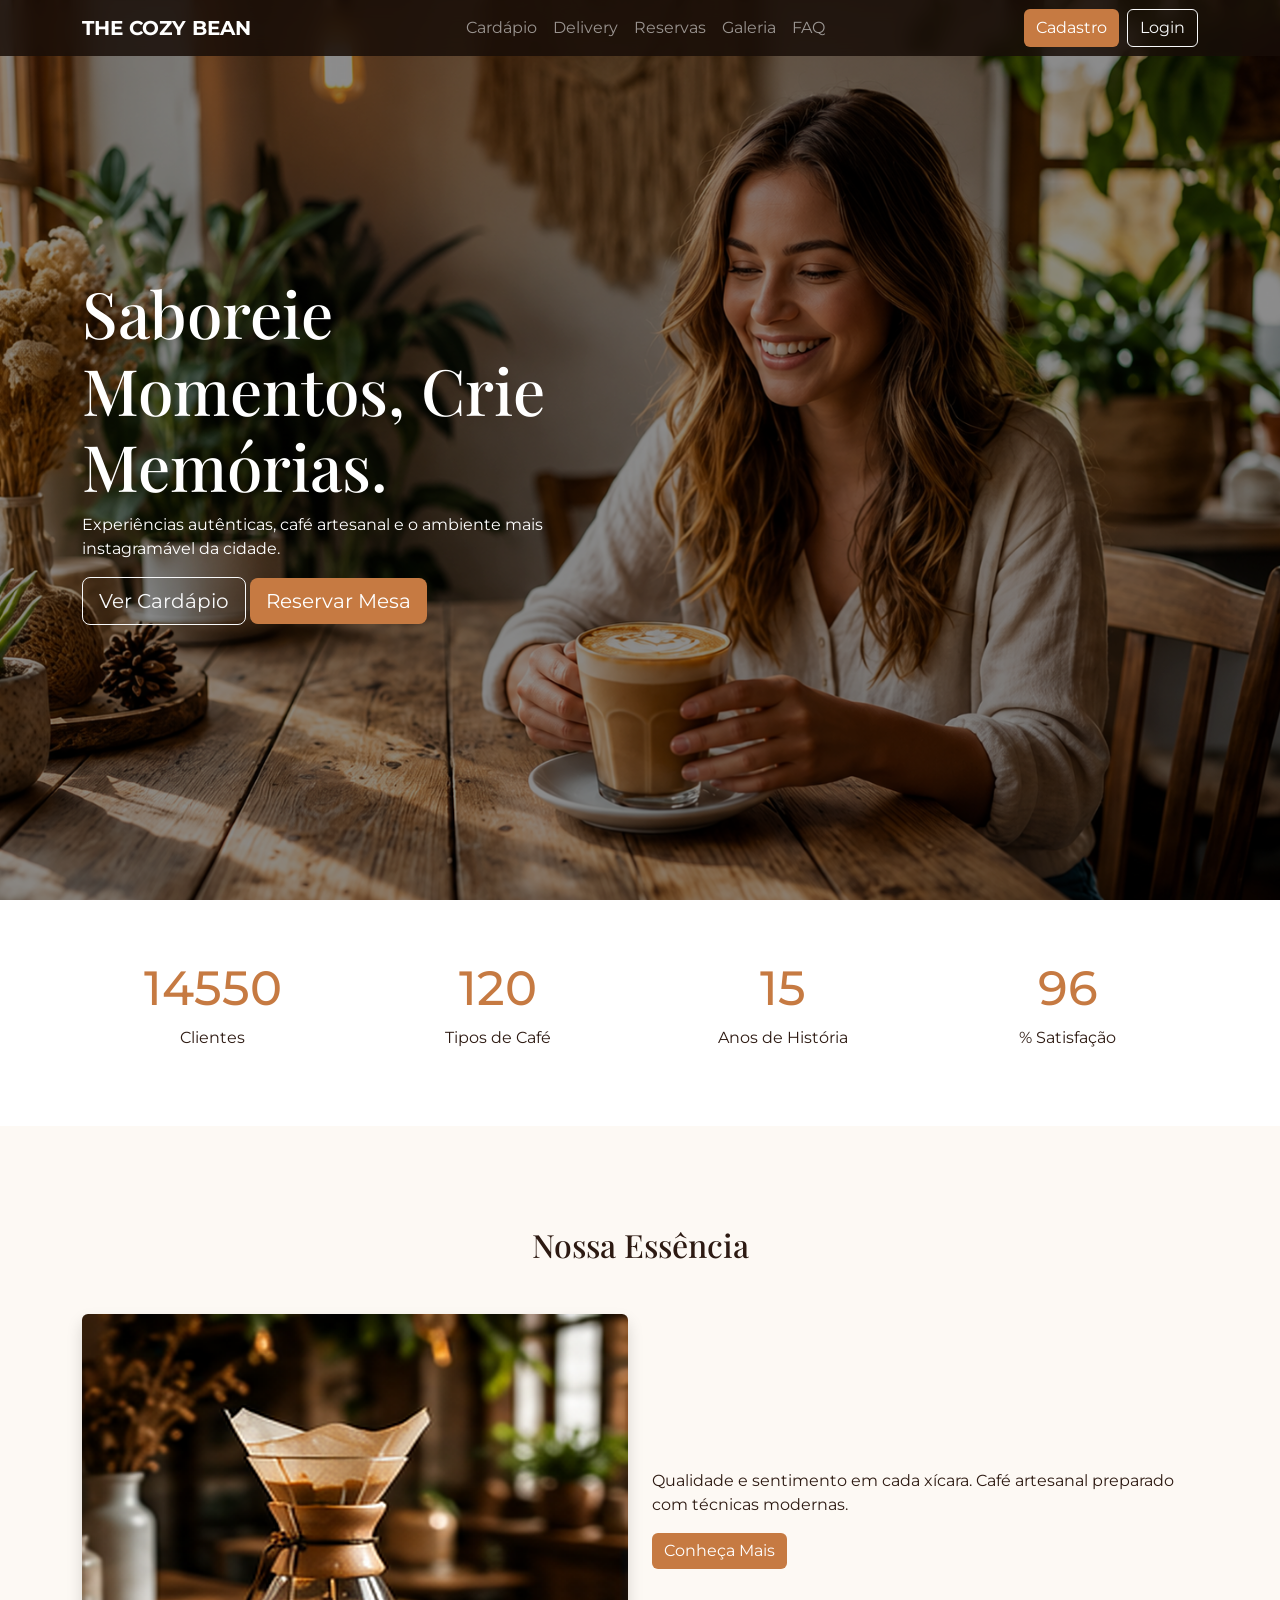
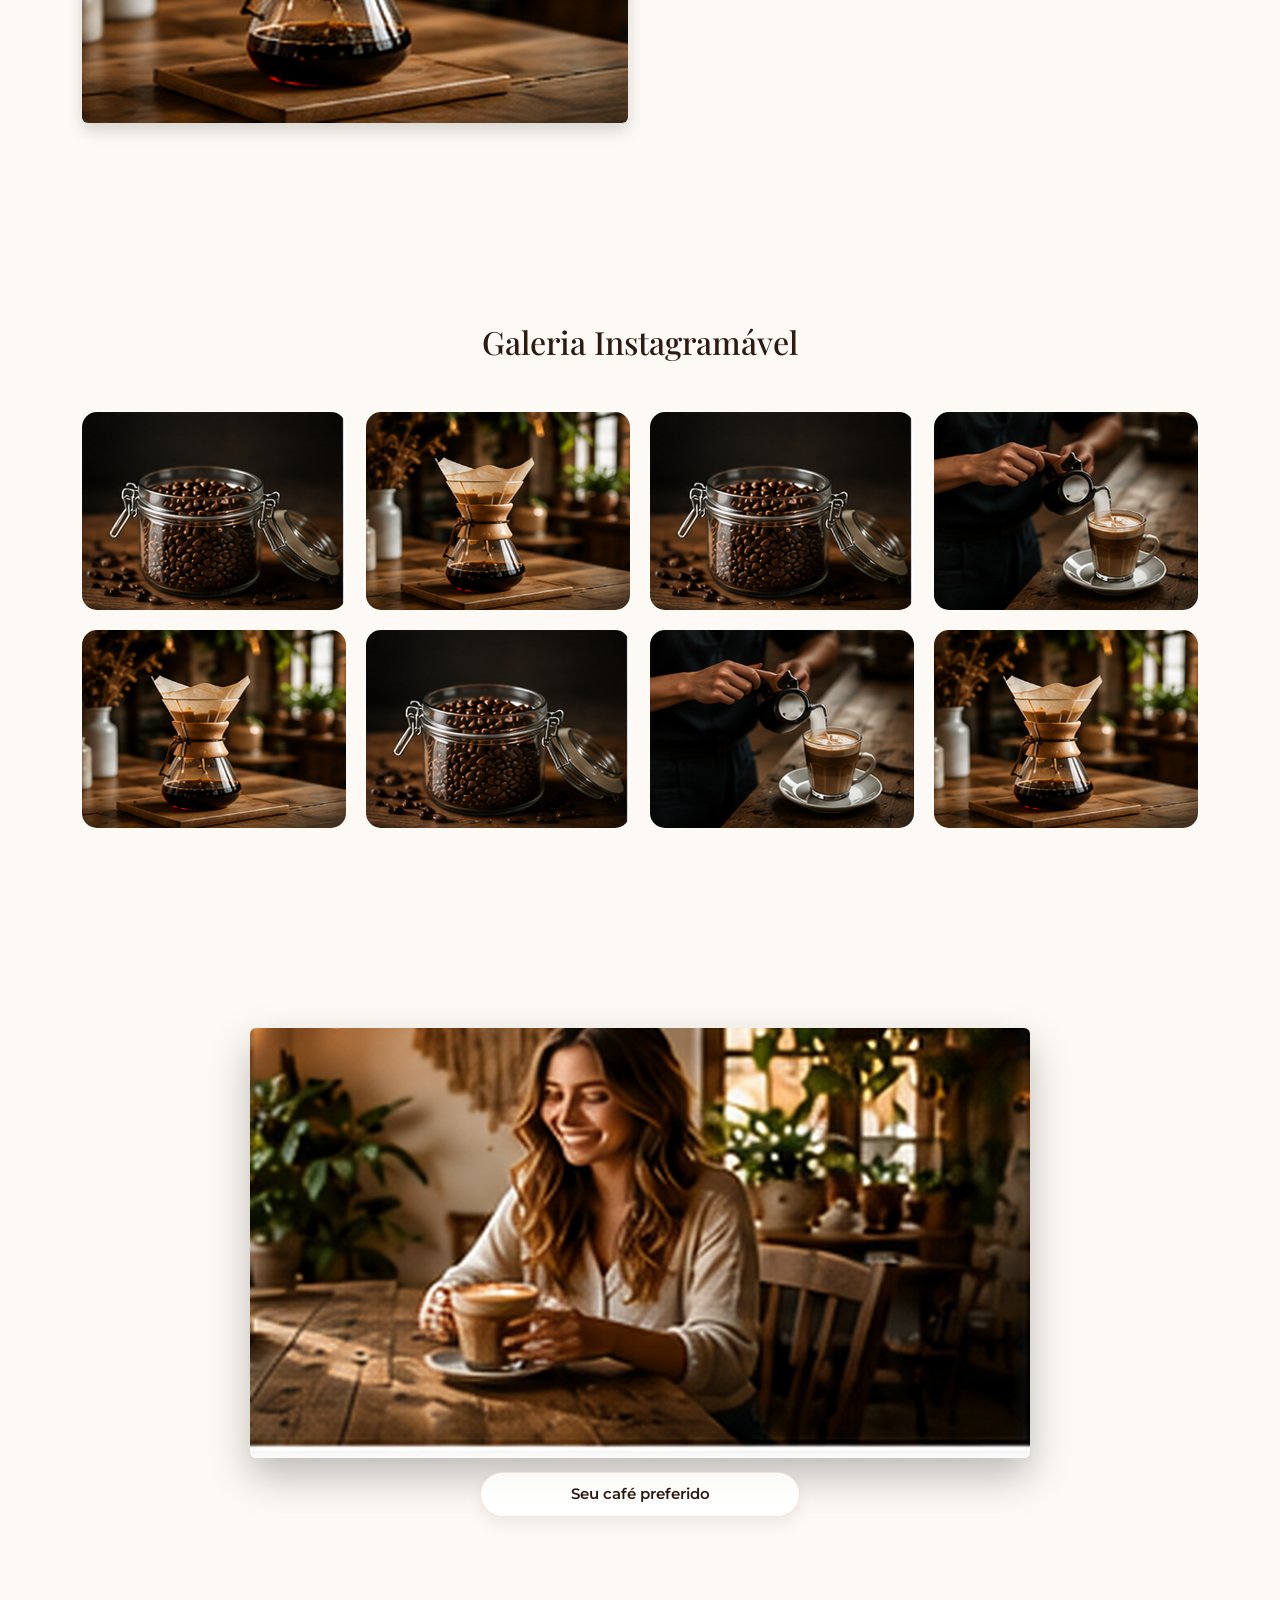
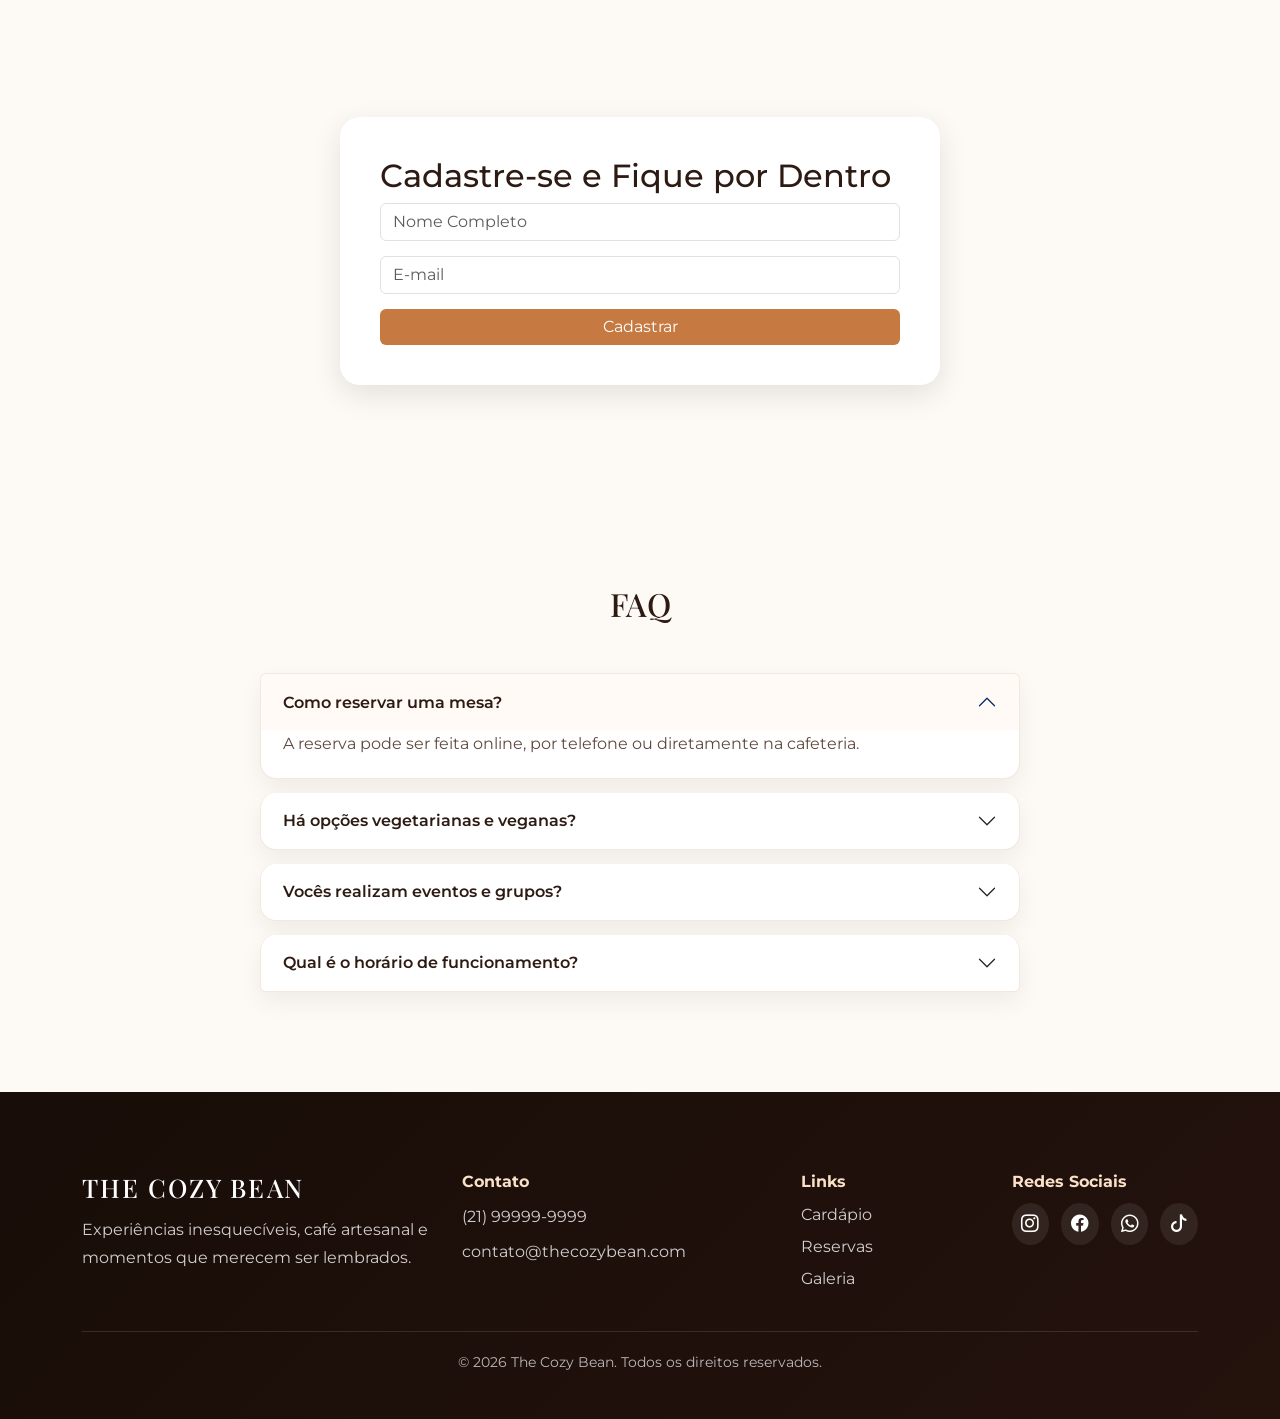
<file: Assets/index.html>
<!DOCTYPE html>
<html lang="pt-BR" xmlns:mso="urn:schemas-microsoft-com:office:office" xmlns:msdt="uuid:C2F41010-65B3-11d1-A29F-00AA00C14882">

<head>
    <meta charset="UTF-8">
    <meta name="viewport" content="width=device-width, initial-scale=1.0">

    <title>The Cozy Bean | Cafeteria Moderna</title>

    <!-- Bootstrap -->
    <link href="https://cdn.jsdelivr.net/npm/bootstrap@5.3.8/dist/css/bootstrap.min.css" rel="stylesheet">

    <!-- Bootstrap Icons -->
    <link href="https://cdn.jsdelivr.net/npm/bootstrap-icons@1.11.3/font/bootstrap-icons.css" rel="stylesheet">

    <!-- Google Fonts -->
    <link
        href="https://fonts.googleapis.com/css2?family=Playfair+Display:wght@700&family=Montserrat:wght@300;400;500;600;700&display=swap"
        rel="stylesheet">

    <link rel="stylesheet" href="css/style.css">

<!--[if gte mso 9]><xml>
<mso:CustomDocumentProperties>
<mso:_ApprovalStatus msdt:dt="string">0</mso:_ApprovalStatus>
<mso:_ApprovalAssignedTo msdt:dt="string"></mso:_ApprovalAssignedTo>
<mso:_ApprovalRespondedBy msdt:dt="string"></mso:_ApprovalRespondedBy>
</mso:CustomDocumentProperties>
</xml><![endif]-->
</head>

<body>

    <!-- ===================================
         NAVBAR
    ==================================== -->

    <nav class="navbar navbar-expand-lg navbar-dark fixed-top custom-navbar">

        <div class="container">

            <a class="navbar-brand logo" href="#">
                THE COZY BEAN
            </a>

            <button class="navbar-toggler" type="button" data-bs-toggle="collapse" data-bs-target="#menu">

                <span class="navbar-toggler-icon"></span>

            </button>

            <div class="collapse navbar-collapse" id="menu">

                <ul class="navbar-nav mx-auto">

                    <li class="nav-item">
                        <a href="#cardapio" class="nav-link">Cardápio</a>
                    </li>

                    <li class="nav-item">
                        <a href="#delivery" class="nav-link">Delivery</a>
                    </li>

                    <li class="nav-item">
                        <a href="#reservas" class="nav-link">Reservas</a>
                    </li>

                    <li class="nav-item">
                        <a href="#galeria" class="nav-link">Galeria</a>
                    </li>

                    <li class="nav-item">
                        <a href="#faq" class="nav-link">FAQ</a>
                    </li>

                </ul>

                <div class="d-flex gap-2">

                    <button class="btn btn-caramel">
                        Cadastro
                    </button>

                    <button class="btn btn-outline-light">
                        Login
                    </button>

                </div>

            </div>

        </div>

    </nav>

    <!-- ===================================
         HERO SECTION
    ==================================== -->

    <header class="hero-section">

        <div class="overlay"></div>

        <div class="container hero-content">

            <div class="row">

                <div class="col-lg-6">

                    <h1>
                        Saboreie Momentos,
                        Crie Memórias.
                    </h1>

                    <p>
                        Experiências autênticas, café artesanal e o ambiente mais instagramável da cidade.
                    </p>

                    <div class="hero-buttons">

                        <a href="#" class="btn btn-outline-light btn-lg">
                            Ver Cardápio
                        </a>

                        <a href="#" class="btn btn-caramel btn-lg">
                            Reservar Mesa
                        </a>

                    </div>

                </div>

            </div>

        </div>

    </header>

    <!-- ===================================
         CONTADORES
    ==================================== -->

    <section class="stats">

        <div class="container">

            <div class="row text-center">

                <div class="col-md-3">
                    <h2 class="counter" data-target="15000">0</h2>
                    <p>Clientes</p>
                </div>

                <div class="col-md-3">
                    <h2 class="counter" data-target="120">0</h2>
                    <p>Tipos de Café</p>
                </div>

                <div class="col-md-3">
                    <h2 class="counter" data-target="15">0</h2>
                    <p>Anos de História</p>
                </div>

                <div class="col-md-3">
                    <h2 class="counter" data-target="98">0</h2>
                    <p>% Satisfação</p>
                </div>

            </div>

        </div>

    </section>

    <!-- ===================================
         NOSSA ESSÊNCIA
    ==================================== -->

    <section class="essencia section-padding">

        <div class="container">

            <h2 class="section-title">
                Nossa Essência
            </h2>

            <div class="row align-items-center">

                <div class="col-lg-6">

                    <img src="img/galeria2.png" class="img-fluid rounded shadow">

                </div>

                <div class="col-lg-6">

                    <p>
                        Qualidade e sentimento em cada xícara.
                        Café artesanal preparado com técnicas modernas.
                    </p>

                    <button class="btn btn-caramel">
                        Conheça Mais
                    </button>

                </div>

            </div>

        </div>

    </section>

    <!-- ===================================
         GALERIA
    ==================================== -->

    <section id="galeria" class="gallery section-padding">

        <div class="container">

            <h2 class="section-title">
                Galeria Instagramável
            </h2>

            <div class="gallery-grid">

                <img src="img/galeria3.png">
                <img src="img/galeria2.png">
                <img src="img/galeria3.png">
                <img src="img/galeria4.png">
                <img src="img/galeria2.png">
                <img src="img/galeria3.png">
                <img src="img/galeria4.png">
                <img src="img/galeria2.png">

            </div>

        </div>

    </section>
    <!-- ===================================
         CARROSSEL
    ==================================== -->

    <section class="container section-padding">

        <div id="carouselCafe" class="carousel slide" data-bs-ride="carousel">

            <div class="carousel-inner">

                <div class="carousel-item active">
                    <img src="img/galeria5.png" class="d-block w-100 rounded mx-auto">
                    <p>Seu café preferido</p>
                </div>

                <div class="carousel-item">
                    <img src="img/galeria2.png" class="d-block w-100 rounded mx-auto">
                    <p>Qualidade e sabor</p>
                </div>

                <div class="carousel-item">
                    <img src="img/galeria3.png" class="d-block w-100 rounded mx-auto">
                    <p>Experiência única</p>
                </div>

            </div>

        </div>

    </section>



    <!-- ===================================
         FORMULÁRIO
    ==================================== -->

    <section class="cadastro section-padding">

        <div class="container">

            <div class="form-box">

                <h2>
                    Cadastre-se e Fique por Dentro
                </h2>

                <form>

                    <input type="text" class="form-control" placeholder="Nome Completo">

                    <input type="email" class="form-control" placeholder="E-mail">

                    <button class="btn btn-caramel w-100">
                        Cadastrar
                    </button>

                </form>

            </div>

        </div>

    </section>

    <!-- ===================================
         FAQ
    ==================================== -->

    <section id="faq" class="section-padding">

        <div class="container">

            <h2 class="section-title">
                FAQ
            </h2>

            <div class="accordion" id="faqAccordion">

                <div class="accordion-item">

                    <h2 class="accordion-header">

                        <button class="accordion-button" type="button" data-bs-toggle="collapse" data-bs-target="#faq1"
                            aria-expanded="true">

                            Como reservar uma mesa?

                        </button>

                    </h2>

                    <div id="faq1" class="accordion-collapse collapse show" data-bs-parent="#faqAccordion">

                        <div class="accordion-body">

                            A reserva pode ser feita online, por telefone ou diretamente na cafeteria.

                        </div>

                    </div>

                </div>

                <div class="accordion-item">

                    <h2 class="accordion-header">

                        <button class="accordion-button collapsed" type="button" data-bs-toggle="collapse"
                            data-bs-target="#faq2" aria-expanded="false">

                            Há opções vegetarianas e veganas?

                        </button>

                    </h2>

                    <div id="faq2" class="accordion-collapse collapse" data-bs-parent="#faqAccordion">

                        <div class="accordion-body">

                            Sim! Temos opções especiais para quem prefere uma alimentação mais leve e sustentável.

                        </div>

                    </div>

                </div>

                <div class="accordion-item">

                    <h2 class="accordion-header">

                        <button class="accordion-button collapsed" type="button" data-bs-toggle="collapse"
                            data-bs-target="#faq3" aria-expanded="false">

                            Vocês realizam eventos e grupos?

                        </button>

                    </h2>

                    <div id="faq3" class="accordion-collapse collapse" data-bs-parent="#faqAccordion">

                        <div class="accordion-body">

                            Sim, recebemos eventos, encontros e grupos pequenos com antecedência.

                        </div>

                    </div>

                </div>

                <div class="accordion-item">

                    <h2 class="accordion-header">

                        <button class="accordion-button collapsed" type="button" data-bs-toggle="collapse"
                            data-bs-target="#faq4" aria-expanded="false">

                            Qual é o horário de funcionamento?

                        </button>

                    </h2>

                    <div id="faq4" class="accordion-collapse collapse" data-bs-parent="#faqAccordion">

                        <div class="accordion-body">

                            Estamos abertos todos os dias, das 7h às 22h, com atendimento especial aos finais de semana.

                        </div>

                    </div>

                </div>

            </div>

        </div>

    </section>

    <!-- ===================================
         FOOTER
    ==================================== -->

    <footer class="footer">

        <div class="container">

            <div class="row g-4 align-items-start">

                <div class="col-lg-4 col-md-6 col-12">

                    <h3 class="footer-brand">THE COZY BEAN</h3>
                    <p class="footer-text">Experiências inesquecíveis, café artesanal e momentos que merecem ser
                        lembrados.</p>

                </div>

                <div class="col-lg-3 col-md-6 col-12">

                    <h5 class="footer-title">Contato</h5>
                    <p class="footer-text mb-2">(21) 99999-9999</p>
                    <p class="footer-text">contato@thecozybean.com</p>

                </div>

                <div class="col-lg-3 col-md-6 col-12">

                    <h5 class="footer-title">Links</h5>
                    <ul class="footer-links">
                        <li><a href="#cardapio">Cardápio</a></li>
                        <li><a href="#reservas">Reservas</a></li>
                        <li><a href="#galeria">Galeria</a></li>
                    </ul>

                </div>

                <div class="col-lg-3 col-md-6 col-12">

                    <h5 class="footer-title">Redes Sociais</h5>
                    <div class="social">

                        <a href="#" aria-label="Instagram"><i class="bi bi-instagram"></i></a>
                        <a href="#" aria-label="Facebook"><i class="bi bi-facebook"></i></a>
                        <a href="#" aria-label="WhatsApp"><i class="bi bi-whatsapp"></i></a>
                        <a href="#" aria-label="TikTok"><i class="bi bi-tiktok"></i></a>

                    </div>

                </div>

            </div>

            <div class="footer-bottom">
                <p>© 2026 The Cozy Bean. Todos os direitos reservados.</p>
            </div>

        </div>

    </footer>

    <script src="https://cdn.jsdelivr.net/npm/bootstrap@5.3.8/dist/js/bootstrap.bundle.min.js"></script>

    <script src="js/script.js"></script>

</body>

</html>
</file>
<file: Assets/css/style.css>
:root {
    --caramel: #C67A42;
    --dark: #2D1A12;
    --cream: #FDF9F4;
    --beige: #F2E3D5;
    --footer: #180D08;
}

body {
    font-family: 'Montserrat', sans-serif;
    background: var(--cream);
    color: var(--dark);
}

.section-padding {
    padding: 100px 0;
}

.logo {
    font-weight: 700;
}

.custom-navbar {
    background: rgba(24, 13, 8, .85);
    backdrop-filter: blur(10px);
}

.hero-section {
    height: 100vh;
    background: url('../img/hero.png') center center/cover;
    position: relative;
    display: flex;
    align-items: center;
}

.overlay {
    position: absolute;
    inset: 0;
    background: rgba(0, 0, 0, .45);
}

.hero-content {
    position: relative;
    z-index: 2;
}

.hero-content h1 {
    font-family: 'Playfair Display', serif;
    color: #fff;
    font-size: 4rem;
}

.hero-content p {
    color: #fff;
}

.btn-caramel {
    background: var(--caramel);
    color: #fff;
    border: none;
}

.btn-caramel:hover {
    background: #a65f2f;
    transform: translateY(-3px);
}

.stats {
    background: #fff;
    padding: 60px 0;
}

.counter {
    color: var(--caramel);
    font-size: 3rem;
}

.section-title {
    text-align: center;
    font-family: 'Playfair Display', serif;
    margin-bottom: 50px;
}

.gallery-grid {
    display: grid;
    grid-template-columns: repeat(auto-fit, minmax(250px, 1fr));
    gap: 20px;
}

.gallery-grid img {
    width: 100%;
    border-radius: 15px;
    transition: .4s;
}

.gallery-grid img:hover {
    transform: scale(1.05);
}

#carouselCafe {
    max-width: 780px;
    margin: 0 auto;
    perspective: 1200px;
}

#carouselCafe .carousel-inner {
    overflow: visible;
}

#carouselCafe .carousel-item {
    transition: transform 0.8s ease, opacity 0.8s ease, filter 0.8s ease;
    transform-style: preserve-3d;
}

#carouselCafe .carousel-item img {
    display: block;
    margin: 0 auto;
    width: 100%;
    max-height: 430px;
    object-fit: cover;
    border-radius: 18px;
    box-shadow: 0 18px 40px rgba(0, 0, 0, 0.25);
}

#carouselCafe .carousel-item:not(.active) {
    opacity: 0.45;
    filter: blur(1px) brightness(0.75);
    transform: scale(0.85) rotateY(25deg);
}

#carouselCafe .carousel-item.active {
    opacity: 1;
    filter: brightness(1);
    transform: scale(1) rotateY(0deg);
    z-index: 2;
}

#carouselCafe .carousel-item.carousel-item-next,
#carouselCafe .carousel-item.carousel-item-prev {
    opacity: 0.7;
    filter: brightness(0.85);
    transform: scale(0.9) rotateY(15deg);
}

#carouselCafe .carousel-item p {
    margin: 14px auto 0;
    max-width: 320px;
    padding: 10px 16px;
    text-align: center;
    font-size: 0.95rem;
    font-weight: 600;
    color: var(--dark);
    background: rgba(255, 255, 255, 0.9);
    border: 1px solid rgba(198, 122, 66, 0.2);
    border-radius: 999px;
    box-shadow: 0 6px 18px rgba(0, 0, 0, 0.08);
    backdrop-filter: blur(6px);
}

.form-box {
    background: #fff;
    padding: 40px;
    border-radius: 20px;
    max-width: 600px;
    margin: auto;
    box-shadow: 0 10px 30px rgba(0, 0, 0, .1);
}

.form-box input {
    margin-bottom: 15px;
}

.footer {
    background: linear-gradient(135deg, var(--footer), #24120d);
    color: #fff;
    padding: 80px 0 30px;
}

.footer .row>div {
    min-width: 0;
}

.footer .row {
    display: flex;
    flex-wrap: wrap;
}

.footer .row>div {
    display: flex;
    flex-direction: column;
}

.footer .row>div:nth-child(2) {
    margin-right: 54px;
}

@media (max-width: 767px) {
    .footer {
        padding: 70px 0 30px;
    }

    .footer .row {
        justify-content: center;
        text-align: center;
    }

    .footer .row>div {
        align-items: center;
        margin-bottom: 24px;
    }

    .footer .row>div:nth-child(2) {
        margin-right: 0;
    }

    .footer-links {
        padding: 0;
    }

    .social {
        justify-content: center;
    }
}

@media (min-width: 768px) {

    .footer .row>div:nth-child(3),
    .footer .row>div:nth-child(4) {
        flex: 1 1 0;
    }
}

.footer-brand {
    font-family: 'Playfair Display', serif;
    font-size: 1.6rem;
    letter-spacing: 0.08em;
    margin-bottom: 14px;
}

.footer-title {
    font-size: 1rem;
    font-weight: 700;
    margin-bottom: 12px;
    color: #f9e0c6;
}

.footer-text {
    color: rgba(255, 255, 255, 0.8);
    line-height: 1.7;
    margin-bottom: 0;
}

.footer-links {
    list-style: none;
    padding: 0;
    margin: 0;
}

.footer-links li+li {
    margin-top: 8px;
}

.footer-links a {
    color: rgba(255, 255, 255, 0.8);
    text-decoration: none;
    transition: color 0.3s ease;
}

.footer-links a:hover {
    color: #fff;
}

.social {
    display: flex;
    gap: 12px;
    flex-wrap: nowrap;
    align-items: center;
}

.social a {
    display: inline-flex;
    align-items: center;
    justify-content: center;
    width: 42px;
    height: 42px;
    border-radius: 50%;
    background: rgba(255, 255, 255, 0.08);
    color: #fff;
    transition: transform 0.3s ease, background 0.3s ease;
}

.social a:hover {
    transform: translateY(-3px);
    background: var(--caramel);
}

.social i {
    font-size: 1.1rem;
}

.footer-bottom {
    margin-top: 40px;
    padding-top: 20px;
    border-top: 1px solid rgba(255, 255, 255, 0.12);
    text-align: center;
    color: rgba(255, 255, 255, 0.7);
    font-size: 0.9rem;
}

.accordion {
    max-width: 760px;
    margin: 0 auto;
    display: flex;
    flex-direction: column;
    gap: 14px;
}

.accordion-item {
    border: 1px solid rgba(198, 122, 66, 0.18);
    border-radius: 16px;
    overflow: hidden;
    background: #fff;
    box-shadow: 0 10px 24px rgba(0, 0, 0, 0.06);
}

.accordion-button {
    font-weight: 600;
    color: var(--dark);
    background: #fff;
    padding: 18px 22px;
}

.accordion-button:not(.collapsed) {
    color: var(--dark);
    background: #fffaf5;
    box-shadow: none;
}

.accordion-button:focus {
    box-shadow: none;
    border-color: rgba(198, 122, 66, 0.25);
}

.accordion-body {
    padding: 0 22px 20px;
    color: #5f493f;
    line-height: 1.7;
}

@media (max-width: 767px) {
    .accordion {
        gap: 12px;
    }

    .accordion-button {
        padding: 16px 18px;
        font-size: 0.95rem;
    }

    .accordion-body {
        padding: 0 18px 18px;
    }
}

.fade-in {
    opacity: 0;
    transform: translateY(30px);
    transition: 1s;
}

.fade-in.show {
    opacity: 1;
    transform: translateY(0);
}
</file>
